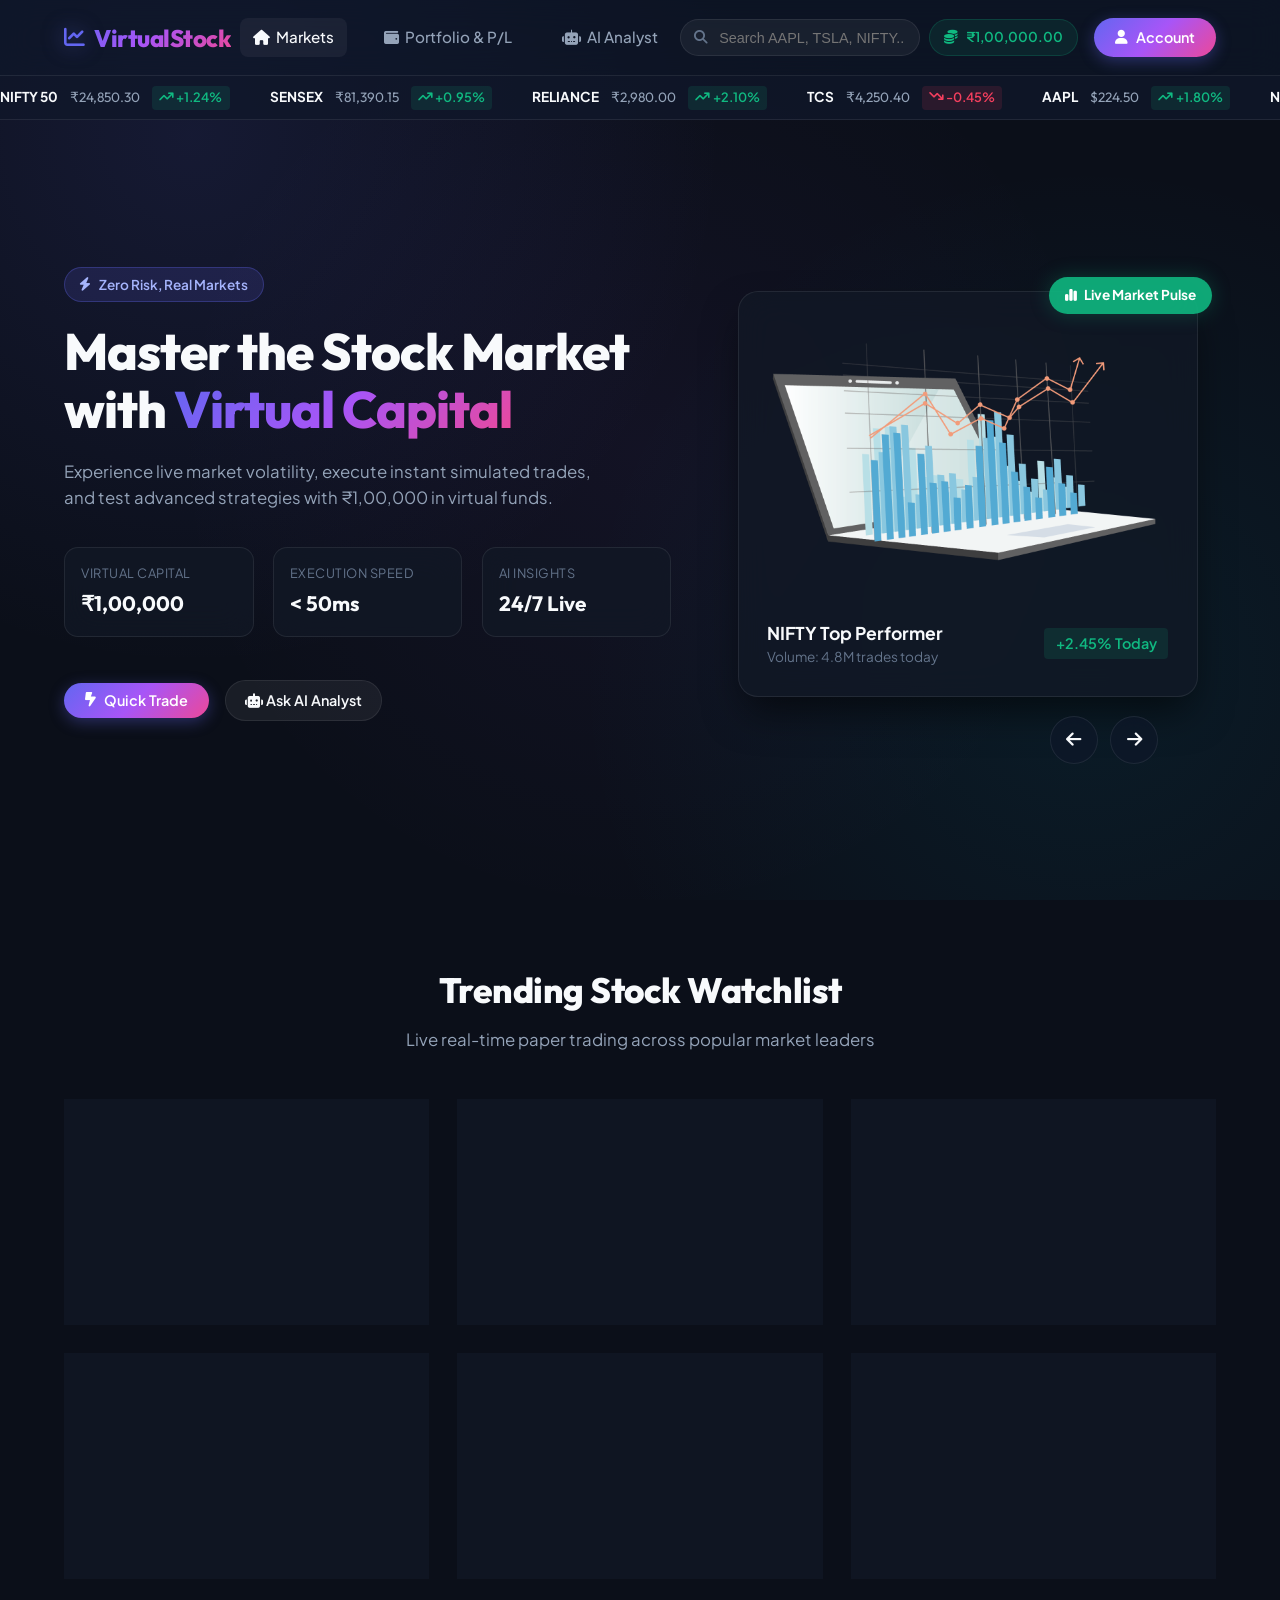
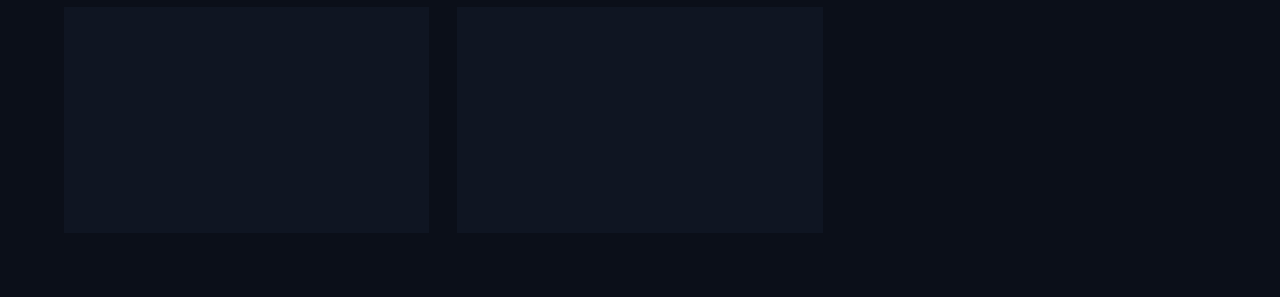
<file: index.html>
<!DOCTYPE html>
<html lang="en">
<head>
    <meta charset="UTF-8">
    <meta name="viewport" content="width=device-width, initial-scale=1.0">
    <title>Virtual Stock | Next-Gen Paper Trading Platform</title>
    <meta name="description" content="Experience realistic virtual stock trading with zero financial risk. Real-time market data, AI trading assistant, and smart portfolio tracking.">
    <link rel="stylesheet" href="https://cdnjs.cloudflare.com/ajax/libs/font-awesome/6.5.1/css/all.min.css">
    <link rel="stylesheet" href="style.css">
</head>
<body>
    
    <!-- Top Navigation Header -->
    <header>
        <div class="logo" onclick="window.location.href='index.html'">
            <i class="fa-solid fa-chart-line"></i>
            <span>VirtualStock</span>
        </div>

        <nav class="nav-links">
            <a href="index.html" class="nav-link active"><i class="fa-solid fa-house"></i> Markets</a>
            <a href="profit_loss.html" class="nav-link"><i class="fa-solid fa-wallet"></i> Portfolio & P/L</a>
            <a href="chat.html" class="nav-link"><i class="fa-solid fa-robot"></i> AI Analyst</a>
        </nav>

        <div class="search-box">
            <i class="fa-solid fa-magnifying-glass search-icon"></i>
            <input type="text" placeholder="Search AAPL, TSLA, NIFTY..." id="searchBar">
        </div>

        <div class="header-actions">
            <div class="balance-badge" title="Virtual Trading Balance">
                <i class="fa-solid fa-coins"></i>
                <span id="userBalanceDisplay">₹1,00,000</span>
            </div>
            <a href="login.html" class="btn-primary" id="authBtn">
                <i class="fa-solid fa-user"></i>
                <span>Account</span>
            </a>
        </div>
    </header>

    <!-- Moving Stock Ticker Banner -->
    <div class="ticker-wrap">
        <div class="ticker-items" id="liveTicker">
            <div class="ticker-item"><span class="ticker-symbol">NIFTY 50</span> <span class="ticker-price">₹24,850.30</span> <span class="ticker-change up"><i class="fa-solid fa-arrow-trend-up"></i> +1.24%</span></div>
            <div class="ticker-item"><span class="ticker-symbol">SENSEX</span> <span class="ticker-price">₹81,390.15</span> <span class="ticker-change up"><i class="fa-solid fa-arrow-trend-up"></i> +0.95%</span></div>
            <div class="ticker-item"><span class="ticker-symbol">RELIANCE</span> <span class="ticker-price">₹2,980.00</span> <span class="ticker-change up"><i class="fa-solid fa-arrow-trend-up"></i> +2.10%</span></div>
            <div class="ticker-item"><span class="ticker-symbol">TCS</span> <span class="ticker-price">₹4,250.40</span> <span class="ticker-change down"><i class="fa-solid fa-arrow-trend-down"></i> -0.45%</span></div>
            <div class="ticker-item"><span class="ticker-symbol">AAPL</span> <span class="ticker-price">$224.50</span> <span class="ticker-change up"><i class="fa-solid fa-arrow-trend-up"></i> +1.80%</span></div>
            <div class="ticker-item"><span class="ticker-symbol">NVDA</span> <span class="ticker-price">$128.20</span> <span class="ticker-change up"><i class="fa-solid fa-arrow-trend-up"></i> +3.40%</span></div>
            <div class="ticker-item"><span class="ticker-symbol">TSLA</span> <span class="ticker-price">$214.10</span> <span class="ticker-change down"><i class="fa-solid fa-arrow-trend-down"></i> -1.15%</span></div>
            <div class="ticker-item"><span class="ticker-symbol">HDFCBANK</span> <span class="ticker-price">₹1,640.80</span> <span class="ticker-change up"><i class="fa-solid fa-arrow-trend-up"></i> +0.65%</span></div>
        </div>
    </div>

    <!-- Hero Carousel -->
    <main class="hero-section">
        <div class="carousel">
            <div class="list">
                <!-- Slide 1: Virtual Stock Introduction -->
                <div class="item active">
                    <div class="item-content">
                        <div class="item-badge"><i class="fa-solid fa-bolt"></i> Zero Risk, Real Markets</div>
                        <h1 class="item-title">Master the Stock Market with <span>Virtual Capital</span></h1>
                        <p class="item-description">
                            Experience live market volatility, execute instant simulated trades, and test advanced strategies with ₹1,00,000 in virtual funds.
                        </p>
                        <div class="item-stats">
                            <div class="stat-box">
                                <div class="stat-label">Virtual Capital</div>
                                <div class="stat-value">₹1,00,000</div>
                            </div>
                            <div class="stat-box">
                                <div class="stat-label">Execution Speed</div>
                                <div class="stat-value">&lt; 50ms</div>
                            </div>
                            <div class="stat-box">
                                <div class="stat-label">AI Insights</div>
                                <div class="stat-value">24/7 Live</div>
                            </div>
                        </div>
                        <div class="item-actions">
                            <button class="btn-primary" onclick="openTradeModal('RELIANCE', 2980.00)">
                                <i class="fa-solid fa-bolt-lightning"></i> Quick Trade
                            </button>
                            <a href="chat.html" class="btn-secondary">
                                <i class="fa-solid fa-robot"></i> Ask AI Analyst
                            </a>
                        </div>
                    </div>
                    <div class="item-visual">
                        <div class="visual-card">
                            <div class="card-floating-badge"><i class="fa-solid fa-chart-simple"></i> Live Market Pulse</div>
                            <img src="images/im4.png" alt="Market Analytics Overview">
                            <div style="display:flex; justify-content:space-between; align-items:center;">
                                <div>
                                    <h4 style="font-weight:700; font-size:1.1rem;">NIFTY Top Performer</h4>
                                    <p style="color:var(--text-muted); font-size:0.85rem;">Volume: 4.8M trades today</p>
                                </div>
                                <span class="ticker-change up" style="font-size:0.9rem; padding:0.3rem 0.7rem;">+2.45% Today</span>
                            </div>
                        </div>
                    </div>
                </div>

                <!-- Slide 2: AI Assistant Spotlight -->
                <div class="item">
                    <div class="item-content">
                        <div class="item-badge"><i class="fa-solid fa-wand-magic-sparkles"></i> AI Powered Copilot</div>
                        <h2 class="item-title">Smart AI Assistant For <span>Market Analysis</span></h2>
                        <p class="item-description">
                            Get real-time answers about chart patterns, RSI indicators, stop-loss strategy, earnings reports, and macro trends.
                        </p>
                        <div class="item-stats">
                            <div class="stat-box">
                                <div class="stat-label">Analysis Models</div>
                                <div class="stat-value">Technical & Funda</div>
                            </div>
                            <div class="stat-box">
                                <div class="stat-label">Risk Calculator</div>
                                <div class="stat-value">Automated</div>
                            </div>
                            <div class="stat-box">
                                <div class="stat-label">Chat Response</div>
                                <div class="stat-value">Instant</div>
                            </div>
                        </div>
                        <div class="item-actions">
                            <a href="chat.html" class="btn-primary">
                                <i class="fa-solid fa-comments"></i> Start AI Consultation
                            </a>
                            <a href="profit_loss.html" class="btn-secondary">
                                <i class="fa-solid fa-chart-pie"></i> View P&L Tracker
                            </a>
                        </div>
                    </div>
                    <div class="item-visual">
                        <div class="visual-card">
                            <div class="card-floating-badge" style="background:#6366f1;"><i class="fa-solid fa-microchip"></i> AI Engine Ready</div>
                            <div style="background: rgba(15,23,42,0.9); border:1px solid var(--border-glass); border-radius:12px; padding:1.5rem; margin-bottom:1rem;">
                                <div style="display:flex; gap:0.6rem; align-items:center; margin-bottom:0.8rem;">
                                    <div style="width:28px; height:28px; border-radius:50%; background:var(--accent-primary); display:flex; align-items:center; justify-content:center; font-size:0.75rem; font-weight:700;">AI</div>
                                    <span style="font-size:0.85rem; font-weight:600; color:var(--text-secondary);">StockBot Intelligence</span>
                                </div>
                                <p style="font-size:0.9rem; color:var(--text-primary); line-height:1.4;">
                                    "RELIANCE showing strong momentum above 20-day EMA with expanding volume. Target: ₹3,050, Stop Loss: ₹2,920."
                                </p>
                            </div>
                            <div style="display:flex; justify-content:space-between; align-items:center;">
                                <span style="font-size:0.85rem; color:var(--text-muted);">Confidence Score: 88%</span>
                                <span class="ticker-change up">Bullish Breakout</span>
                            </div>
                        </div>
                    </div>
                </div>
            </div>

            <!-- Carousel Navigation Arrows -->
            <div class="carousel-controls">
                <button class="carousel-btn" id="prev" aria-label="Previous Slide"><i class="fa-solid fa-arrow-left"></i></button>
                <button class="carousel-btn" id="next" aria-label="Next Slide"><i class="fa-solid fa-arrow-right"></i></button>
            </div>
        </div>
    </main>

    <!-- Watchlist & Markets Section -->
    <section class="section-wrapper">
        <div class="section-header">
            <h2 class="section-title">Trending Stock Watchlist</h2>
            <p class="section-subtitle">Live real-time paper trading across popular market leaders</p>
        </div>

        <div class="stocks-grid" id="stocksContainer">
            <!-- Stock Cards dynamically populated by JS -->
        </div>
    </section>

    <!-- Quick Trade Modal -->
    <div class="modal-overlay" id="tradeModal">
        <div class="modal-box">
            <div class="modal-header">
                <h3 style="font-family:var(--font-display); font-size:1.3rem;" id="modalStockTitle">Trade Stock</h3>
                <button class="modal-close" onclick="closeTradeModal()"><i class="fa-solid fa-xmark"></i></button>
            </div>

            <div style="display:flex; justify-content:space-between; padding:0.8rem; background:rgba(255,255,255,0.04); border-radius:var(--radius-sm);">
                <div>
                    <span style="font-size:0.8rem; color:var(--text-muted);">Market Price</span>
                    <h4 style="font-size:1.2rem; font-family:var(--font-display);" id="modalStockPrice">₹0.00</h4>
                </div>
                <div style="text-align:right;">
                    <span style="font-size:0.8rem; color:var(--text-muted);">Available Cash</span>
                    <h4 style="font-size:1.2rem; font-family:var(--font-display); color:var(--accent-success);" id="modalAvailableBalance">₹1,00,000</h4>
                </div>
            </div>

            <div class="form-group">
                <label class="form-label" for="tradeQuantity">Order Quantity (Shares)</label>
                <input type="number" id="tradeQuantity" class="form-input" min="1" value="10" oninput="updateOrderTotal()">
            </div>

            <div class="form-group">
                <label class="form-label" for="tradeStopLoss">Stop Loss Price (Optional)</label>
                <input type="number" id="tradeStopLoss" class="form-input" placeholder="e.g. 2900">
            </div>

            <div style="display:flex; justify-content:space-between; align-items:center; margin-top:0.4rem;">
                <span style="font-size:0.9rem; color:var(--text-secondary);">Estimated Total:</span>
                <span style="font-size:1.3rem; font-weight:800; font-family:var(--font-display);" id="modalOrderTotal">₹0.00</span>
            </div>

            <div style="display:grid; grid-template-columns:1fr 1fr; gap:1rem; margin-top:0.6rem;">
                <button class="btn-buy" onclick="executeTrade('BUY')"><i class="fa-solid fa-arrow-up-right-dots"></i> BUY</button>
                <button class="btn-sell" onclick="executeTrade('SELL')"><i class="fa-solid fa-arrow-down-right-dots"></i> SELL</button>
            </div>
        </div>
    </div>

    <!-- Toast Notifications Container -->
    <div class="toast-container" id="toastContainer"></div>

    <script src="app.js"></script>
</body>
</html>
</file>
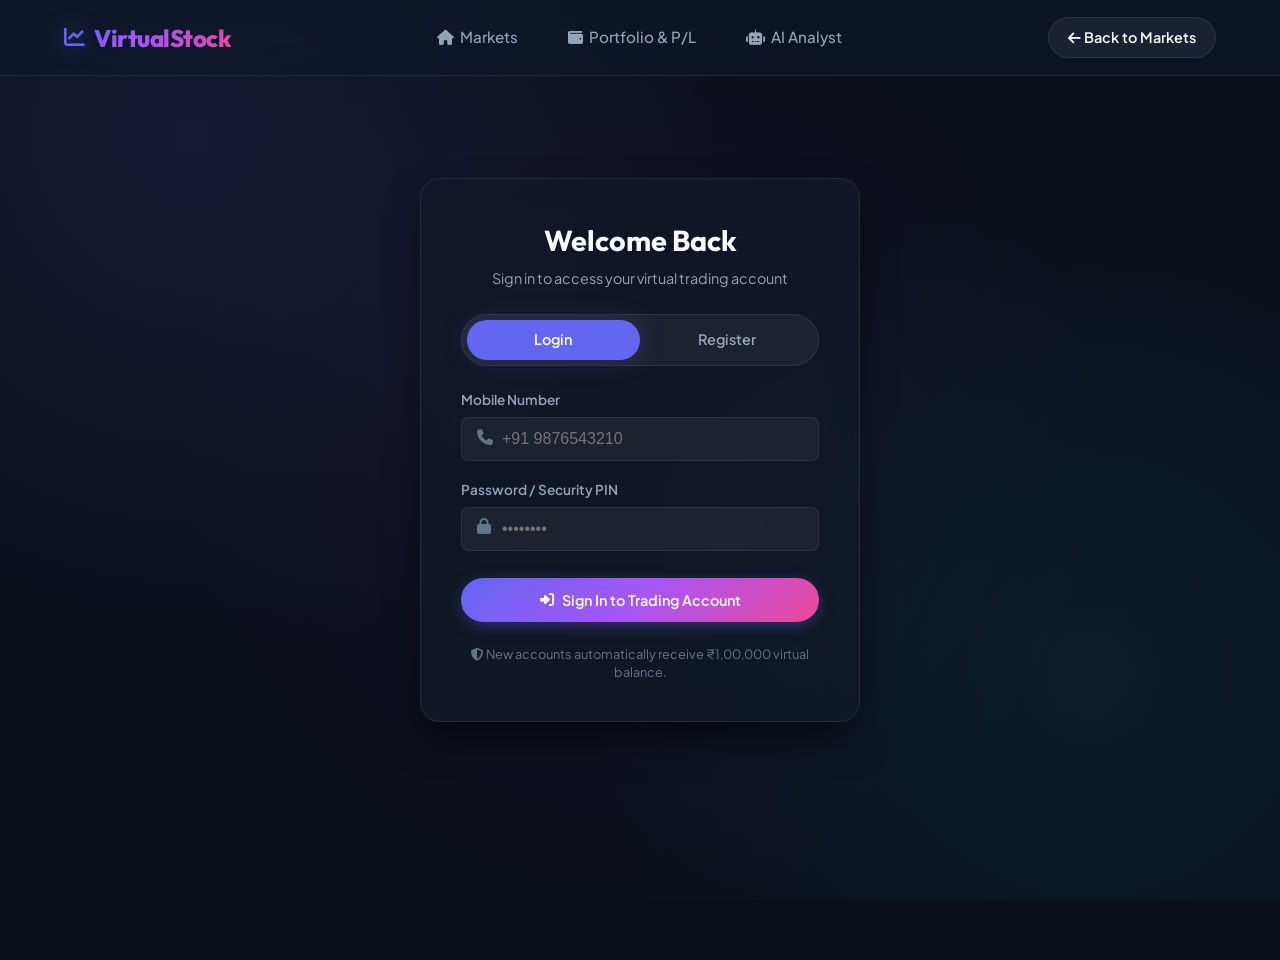
<file: login.html>
<!DOCTYPE html>
<html lang="en">
<head>
    <meta charset="UTF-8">
    <meta name="viewport" content="width=device-width, initial-scale=1.0">
    <title>Account Login & Register | Virtual Stock</title>
    <link rel="stylesheet" href="https://cdnjs.cloudflare.com/ajax/libs/font-awesome/6.5.1/css/all.min.css">
    <link rel="stylesheet" href="style.css">
    <style>
        .auth-container {
            min-height: calc(100vh - 120px);
            display: flex;
            align-items: center;
            justify-content: center;
            padding: 2rem 5%;
            margin-top: 60px;
        }

        .auth-card {
            background: var(--bg-card);
            border: 1px solid var(--border-glass);
            border-radius: var(--radius-lg);
            padding: 2.5rem;
            width: 100%;
            max-width: 440px;
            box-shadow: var(--shadow-lg);
            backdrop-filter: var(--blur-glass);
            display: flex;
            flex-direction: column;
            gap: 1.5rem;
        }

        .auth-tabs {
            display: flex;
            background: rgba(255, 255, 255, 0.05);
            border-radius: var(--radius-full);
            padding: 0.3rem;
            border: 1px solid var(--border-glass);
        }

        .auth-tab {
            flex: 1;
            text-align: center;
            padding: 0.6rem;
            border-radius: var(--radius-full);
            font-weight: 600;
            font-size: 0.9rem;
            color: var(--text-secondary);
            cursor: pointer;
            transition: var(--transition-smooth);
        }

        .auth-tab.active {
            background: var(--accent-primary);
            color: white;
            box-shadow: var(--shadow-glow);
        }

        .auth-form {
            display: flex;
            flex-direction: column;
            gap: 1.2rem;
        }

        .input-group {
            position: relative;
            display: flex;
            flex-direction: column;
            gap: 0.4rem;
        }

        .input-group i {
            position: absolute;
            left: 1rem;
            top: 2.4rem;
            color: var(--text-muted);
        }

        .input-group input {
            padding-left: 2.5rem;
        }
    </style>
</head>
<body>
    <!-- Top Navigation Header -->
    <header>
        <div class="logo" onclick="window.location.href='index.html'">
            <i class="fa-solid fa-chart-line"></i>
            <span>VirtualStock</span>
        </div>

        <nav class="nav-links">
            <a href="index.html" class="nav-link"><i class="fa-solid fa-house"></i> Markets</a>
            <a href="profit_loss.html" class="nav-link"><i class="fa-solid fa-wallet"></i> Portfolio & P/L</a>
            <a href="chat.html" class="nav-link"><i class="fa-solid fa-robot"></i> AI Analyst</a>
        </nav>

        <div class="header-actions">
            <a href="index.html" class="btn-secondary">
                <i class="fa-solid fa-arrow-left"></i> Back to Markets
            </a>
        </div>
    </header>

    <div class="auth-container">
        <div class="auth-card">
            <div style="text-align:center;">
                <h2 style="font-family:var(--font-display); font-size:1.8rem; margin-bottom:0.4rem;" id="authTitle">Welcome Back</h2>
                <p style="color:var(--text-secondary); font-size:0.9rem;">Sign in to access your virtual trading account</p>
            </div>

            <div class="auth-tabs">
                <div class="auth-tab active" id="tabLogin" onclick="switchTab('login')">Login</div>
                <div class="auth-tab" id="tabRegister" onclick="switchTab('register')">Register</div>
            </div>

            <form class="auth-form" id="authForm" onsubmit="handleAuth(event)">
                <div class="input-group">
                    <label class="form-label" for="phoneInput">Mobile Number</label>
                    <i class="fa-solid fa-phone"></i>
                    <input type="tel" id="phoneInput" class="form-input" placeholder="+91 9876543210" required>
                </div>

                <div class="input-group">
                    <label class="form-label" for="passInput">Password / Security PIN</label>
                    <i class="fa-solid fa-lock"></i>
                    <input type="password" id="passInput" class="form-input" placeholder="••••••••" required>
                </div>

                <div class="input-group" id="otpGroup" style="display:none;">
                    <label class="form-label" for="otpInput">SMS OTP Verification</label>
                    <i class="fa-solid fa-key"></i>
                    <input type="text" id="otpInput" class="form-input" placeholder="6-digit OTP code">
                </div>

                <button type="submit" class="btn-primary" style="justify-content:center; padding:0.8rem; margin-top:0.5rem;" id="submitBtn">
                    <i class="fa-solid fa-right-to-bracket"></i> Sign In to Trading Account
                </button>
            </form>

            <div style="font-size:0.8rem; color:var(--text-muted); text-align:center; line-height:1.4;">
                <i class="fa-solid fa-shield-halved"></i> New accounts automatically receive ₹1,00,000 virtual balance.
            </div>
        </div>
    </div>

    <!-- Toast Notifications Container -->
    <div class="toast-container" id="toastContainer"></div>

    <script>
        let currentMode = 'login';

        function switchTab(mode) {
            currentMode = mode;
            document.getElementById('tabLogin').classList.toggle('active', mode === 'login');
            document.getElementById('tabRegister').classList.toggle('active', mode === 'register');
            document.getElementById('authTitle').textContent = mode === 'login' ? 'Welcome Back' : 'Create Virtual Account';
            document.getElementById('submitBtn').innerHTML = mode === 'login' 
                ? '<i class="fa-solid fa-right-to-bracket"></i> Sign In to Trading Account'
                : '<i class="fa-solid fa-user-plus"></i> Claim ₹1,00,000 & Register';
            document.getElementById('otpGroup').style.display = mode === 'register' ? 'flex' : 'none';
        }

        function handleAuth(e) {
            e.preventDefault();
            const phone = document.getElementById('phoneInput').value.trim();
            const pass = document.getElementById('passInput').value.trim();

            if (!phone || !pass) {
                showToast('Please fill in all required fields.', 'error');
                return;
            }

            // Save user session
            localStorage.setItem('vs_user', JSON.stringify({ phone, loggedIn: true }));
            if (currentMode === 'register' && !localStorage.getItem('vs_balance')) {
                localStorage.setItem('vs_balance', '100000.00');
            }

            showToast(`${currentMode === 'login' ? 'Signed in' : 'Registered'} successfully! Redirecting...`, 'success');
            setTimeout(() => {
                window.location.href = 'index.html';
            }, 1200);
        }

        function showToast(message, type = 'info') {
            const container = document.getElementById('toastContainer');
            if (!container) return;

            const toast = document.createElement('div');
            toast.className = `toast ${type}`;
            const icon = type === 'success' ? 'circle-check' : (type === 'error' ? 'circle-exclamation' : 'circle-info');
            toast.innerHTML = `<i class="fa-solid fa-${icon}"></i> <span>${message}</span>`;
            container.appendChild(toast);

            setTimeout(() => {
                toast.style.opacity = '0';
                toast.style.transform = 'translateX(100%)';
                setTimeout(() => toast.remove(), 300);
            }, 3500);
        }
    </script>
</body>
</html>
</file>
<file: style.css>
@import url('https://fonts.googleapis.com/css2?family=Outfit:wght@400;500;600;700;800&family=Plus+Jakarta+Sans:wght@300;400;500;600;700&display=swap');

:root {
    --font-primary: 'Plus Jakarta Sans', -apple-system, BlinkMacSystemFont, sans-serif;
    --font-display: 'Outfit', sans-serif;

    /* Color Palette */
    --bg-main: #0b0f19;
    --bg-card: rgba(18, 24, 38, 0.75);
    --bg-card-hover: rgba(28, 36, 56, 0.85);
    --bg-glass: rgba(15, 23, 42, 0.65);
    --border-glass: rgba(255, 255, 255, 0.08);
    --border-glow: rgba(99, 102, 241, 0.3);

    /* Text Colors */
    --text-primary: #f8fafc;
    --text-secondary: #94a3b8;
    --text-muted: #64748b;

    /* Accents & Gradients */
    --accent-primary: #6366f1;
    --accent-primary-hover: #4f46e5;
    --accent-secondary: #06b6d4;
    --accent-success: #10b981;
    --accent-danger: #f43f5e;
    --accent-warning: #f59e0b;

    --gradient-brand: linear-gradient(135deg, #6366f1 0%, #a855f7 50%, #ec4899 100%);
    --gradient-cyan: linear-gradient(135deg, #06b6d4 0%, #3b82f6 100%);
    --gradient-success: linear-gradient(135deg, #10b981 0%, #059669 100%);
    --gradient-danger: linear-gradient(135deg, #f43f5e 0%, #e11d48 100%);
    --gradient-dark: linear-gradient(180deg, rgba(15, 23, 42, 0.8) 0%, rgba(11, 15, 25, 0.95) 100%);

    /* Shadows & Effects */
    --shadow-sm: 0 2px 8px rgba(0, 0, 0, 0.25);
    --shadow-md: 0 8px 24px -4px rgba(0, 0, 0, 0.4);
    --shadow-lg: 0 20px 40px -8px rgba(0, 0, 0, 0.6);
    --shadow-glow: 0 0 25px rgba(99, 102, 241, 0.25);
    --shadow-success-glow: 0 0 20px rgba(16, 185, 129, 0.25);

    --radius-sm: 8px;
    --radius-md: 14px;
    --radius-lg: 20px;
    --radius-full: 9999px;

    --blur-glass: blur(16px);
    --transition-smooth: all 0.3s cubic-bezier(0.4, 0, 0.2, 1);
}

/* Light Theme Variables */
[data-theme="light"] {
    --bg-main: #f8fafc;
    --bg-card: rgba(255, 255, 255, 0.85);
    --bg-card-hover: rgba(255, 255, 255, 0.95);
    --bg-glass: rgba(255, 255, 255, 0.75);
    --border-glass: rgba(0, 0, 0, 0.08);
    --border-glow: rgba(99, 102, 241, 0.2);

    --text-primary: #0f172a;
    --text-secondary: #475569;
    --text-muted: #94a3b8;

    --shadow-sm: 0 2px 8px rgba(0, 0, 0, 0.05);
    --shadow-md: 0 8px 24px -4px rgba(0, 0, 0, 0.08);
    --shadow-lg: 0 20px 40px -8px rgba(0, 0, 0, 0.12);
}

* {
    margin: 0;
    padding: 0;
    box-sizing: border-box;
}

body {
    font-family: var(--font-primary);
    background-color: var(--bg-main);
    color: var(--text-primary);
    min-height: 100vh;
    overflow-x: hidden;
    line-height: 1.5;
    background-image: 
        radial-gradient(circle at 15% 15%, rgba(99, 102, 241, 0.12) 0%, transparent 40%),
        radial-gradient(circle at 85% 75%, rgba(6, 182, 212, 0.08) 0%, transparent 40%),
        radial-gradient(circle at 50% 50%, rgba(168, 85, 247, 0.05) 0%, transparent 60%);
    background-attachment: fixed;
}

a {
    color: inherit;
    text-decoration: none;
}

button {
    font-family: inherit;
    cursor: pointer;
    border: none;
    outline: none;
}

/* ==========================================================================
   Header & Navigation
   ========================================================================== */
header {
    position: fixed;
    top: 0;
    left: 0;
    width: 100%;
    height: 76px;
    display: flex;
    align-items: center;
    justify-content: space-between;
    padding: 0 5%;
    background: var(--bg-glass);
    backdrop-filter: var(--blur-glass);
    -webkit-backdrop-filter: var(--blur-glass);
    border-bottom: 1px solid var(--border-glass);
    z-index: 1000;
    transition: var(--transition-smooth);
}

.logo {
    font-family: var(--font-display);
    font-size: 1.5rem;
    font-weight: 800;
    letter-spacing: -0.5px;
    display: flex;
    align-items: center;
    gap: 0.6rem;
    background: var(--gradient-brand);
    -webkit-background-clip: text;
    -webkit-text-fill-color: transparent;
    cursor: pointer;
}

.logo i {
    -webkit-text-fill-color: var(--accent-primary);
    font-size: 1.3rem;
    filter: drop-shadow(0 0 10px rgba(99, 102, 241, 0.5));
}

.nav-links {
    display: flex;
    align-items: center;
    gap: 1.5rem;
    list-style: none;
}

.nav-link {
    font-weight: 500;
    font-size: 0.95rem;
    color: var(--text-secondary);
    padding: 0.5rem 0.8rem;
    border-radius: var(--radius-sm);
    transition: var(--transition-smooth);
    display: flex;
    align-items: center;
    gap: 0.4rem;
}

.nav-link:hover, .nav-link.active {
    color: var(--text-primary);
    background: rgba(255, 255, 255, 0.05);
}

.search-box {
    position: relative;
    display: flex;
    align-items: center;
}

.search-box input {
    width: 240px;
    padding: 0.6rem 1rem 0.6rem 2.4rem;
    border-radius: var(--radius-full);
    background: rgba(255, 255, 255, 0.05);
    border: 1px solid var(--border-glass);
    color: var(--text-primary);
    font-size: 0.9rem;
    outline: none;
    transition: var(--transition-smooth);
}

.search-box input:focus {
    width: 300px;
    background: rgba(255, 255, 255, 0.08);
    border-color: var(--accent-primary);
    box-shadow: var(--shadow-glow);
}

.search-box .search-icon {
    position: absolute;
    left: 0.9rem;
    color: var(--text-muted);
    font-size: 0.85rem;
    pointer-events: none;
}

.header-actions {
    display: flex;
    align-items: center;
    gap: 1rem;
}

.balance-badge {
    display: flex;
    align-items: center;
    gap: 0.5rem;
    background: rgba(16, 185, 129, 0.1);
    border: 1px solid rgba(16, 185, 129, 0.2);
    padding: 0.45rem 0.9rem;
    border-radius: var(--radius-full);
    font-size: 0.85rem;
    font-weight: 600;
    color: var(--accent-success);
}

.btn-primary {
    background: var(--gradient-brand);
    color: #fff;
    padding: 0.55rem 1.3rem;
    font-size: 0.9rem;
    font-weight: 600;
    border-radius: var(--radius-full);
    box-shadow: 0 4px 15px rgba(99, 102, 241, 0.35);
    transition: var(--transition-smooth);
    display: inline-flex;
    align-items: center;
    gap: 0.5rem;
}

.btn-primary:hover {
    transform: translateY(-2px);
    box-shadow: 0 6px 20px rgba(99, 102, 241, 0.5);
}

.btn-secondary {
    background: rgba(255, 255, 255, 0.06);
    color: var(--text-primary);
    border: 1px solid var(--border-glass);
    padding: 0.55rem 1.2rem;
    font-size: 0.9rem;
    font-weight: 600;
    border-radius: var(--radius-full);
    transition: var(--transition-smooth);
}

.btn-secondary:hover {
    background: rgba(255, 255, 255, 0.12);
    border-color: rgba(255, 255, 255, 0.2);
}

/* ==========================================================================
   Live Market Ticker
   ========================================================================== */
.ticker-wrap {
    margin-top: 76px;
    width: 100%;
    overflow: hidden;
    background: rgba(15, 23, 42, 0.8);
    border-bottom: 1px solid var(--border-glass);
    padding: 0.6rem 0;
}

.ticker-items {
    display: flex;
    width: max-content;
    animation: ticker 35s linear infinite;
    gap: 2.5rem;
}

.ticker-items:hover {
    animation-play-state: paused;
}

@keyframes ticker {
    0% { transform: translateX(0); }
    100% { transform: translateX(-50%); }
}

.ticker-item {
    display: flex;
    align-items: center;
    gap: 0.75rem;
    font-size: 0.85rem;
    white-space: nowrap;
}

.ticker-symbol {
    font-weight: 700;
    color: var(--text-primary);
}

.ticker-price {
    font-family: var(--font-display);
    color: var(--text-secondary);
}

.ticker-change {
    display: inline-flex;
    align-items: center;
    gap: 0.2rem;
    font-size: 0.8rem;
    font-weight: 600;
    padding: 0.15rem 0.45rem;
    border-radius: 4px;
}

.ticker-change.up {
    color: var(--accent-success);
    background: rgba(16, 185, 129, 0.12);
}

.ticker-change.down {
    color: var(--accent-danger);
    background: rgba(244, 63, 94, 0.12);
}

/* ==========================================================================
   Hero Section / Carousel
   ========================================================================== */
.hero-section {
    position: relative;
    width: 100%;
    min-height: calc(100vh - 120px);
    display: flex;
    flex-direction: column;
    justify-content: center;
    padding: 2rem 5% 4rem;
}

.carousel {
    position: relative;
    width: 100%;
    max-width: 1300px;
    margin: 0 auto;
    min-height: 520px;
    display: flex;
    align-items: center;
}

.carousel .list {
    display: flex;
    width: 100%;
    position: relative;
}

.carousel .item {
    width: 100%;
    display: grid;
    grid-template-columns: 1.1fr 0.9fr;
    gap: 3rem;
    align-items: center;
    transition: var(--transition-smooth);
    opacity: 0;
    position: absolute;
    pointer-events: none;
    transform: translateX(40px);
}

.carousel .item.active,
.carousel .list .item:first-child {
    position: relative;
    opacity: 1;
    pointer-events: auto;
    transform: translateX(0);
}

.item-content {
    display: flex;
    flex-direction: column;
    gap: 1.2rem;
}

.item-badge {
    display: inline-flex;
    align-items: center;
    gap: 0.5rem;
    background: rgba(99, 102, 241, 0.15);
    border: 1px solid rgba(99, 102, 241, 0.3);
    color: #a5b4fc;
    padding: 0.4rem 0.9rem;
    border-radius: var(--radius-full);
    font-size: 0.85rem;
    font-weight: 600;
    width: fit-content;
}

.item-title {
    font-family: var(--font-display);
    font-size: clamp(2.2rem, 4vw, 3.5rem);
    font-weight: 800;
    line-height: 1.15;
    letter-spacing: -1px;
}

.item-title span {
    background: var(--gradient-brand);
    -webkit-background-clip: text;
    -webkit-text-fill-color: transparent;
}

.item-description {
    font-size: 1.05rem;
    color: var(--text-secondary);
    line-height: 1.6;
    max-width: 540px;
}

.item-stats {
    display: grid;
    grid-template-columns: repeat(3, 1fr);
    gap: 1.2rem;
    margin: 1rem 0;
}

.stat-box {
    background: var(--bg-card);
    border: 1px solid var(--border-glass);
    padding: 1rem;
    border-radius: var(--radius-md);
    backdrop-filter: var(--blur-glass);
    transition: var(--transition-smooth);
}

.stat-box:hover {
    border-color: var(--border-glow);
    transform: translateY(-3px);
}

.stat-label {
    font-size: 0.8rem;
    color: var(--text-muted);
    text-transform: uppercase;
    letter-spacing: 0.5px;
    margin-bottom: 0.3rem;
}

.stat-value {
    font-family: var(--font-display);
    font-size: 1.3rem;
    font-weight: 700;
    color: var(--text-primary);
}

.item-actions {
    display: flex;
    align-items: center;
    gap: 1rem;
    margin-top: 0.5rem;
}

.item-visual {
    position: relative;
    display: flex;
    justify-content: center;
    align-items: center;
}

.visual-card {
    position: relative;
    width: 100%;
    max-width: 460px;
    background: var(--bg-card);
    border: 1px solid var(--border-glass);
    border-radius: var(--radius-lg);
    padding: 1.8rem;
    box-shadow: var(--shadow-lg);
    backdrop-filter: var(--blur-glass);
    transform-style: preserve-3d;
    transition: var(--transition-smooth);
}

.visual-card:hover {
    box-shadow: var(--shadow-glow);
    border-color: var(--border-glow);
}

.visual-card img {
    width: 100%;
    height: auto;
    max-height: 280px;
    object-fit: cover;
    border-radius: var(--radius-md);
    display: block;
    margin-bottom: 1.2rem;
}

.card-floating-badge {
    position: absolute;
    top: -15px;
    right: -15px;
    background: rgba(16, 185, 129, 0.9);
    color: white;
    padding: 0.5rem 1rem;
    border-radius: var(--radius-full);
    font-weight: 700;
    font-size: 0.85rem;
    box-shadow: var(--shadow-success-glow);
    display: flex;
    align-items: center;
    gap: 0.4rem;
    backdrop-filter: var(--blur-glass);
}

/* Carousel Nav Controls */
.carousel-controls {
    position: absolute;
    bottom: -10px;
    right: 5%;
    display: flex;
    gap: 0.8rem;
    z-index: 10;
}

.carousel-btn {
    width: 48px;
    height: 48px;
    border-radius: 50%;
    background: var(--bg-glass);
    border: 1px solid var(--border-glass);
    color: var(--text-primary);
    display: flex;
    align-items: center;
    justify-content: center;
    font-size: 1.1rem;
    transition: var(--transition-smooth);
    backdrop-filter: var(--blur-glass);
}

.carousel-btn:hover {
    background: var(--accent-primary);
    border-color: var(--accent-primary);
    transform: scale(1.08);
    box-shadow: var(--shadow-glow);
}

/* ==========================================================================
   Features & Stock Watchlist Section
   ========================================================================== */
.section-wrapper {
    padding: 4rem 5%;
    max-width: 1300px;
    margin: 0 auto;
}

.section-header {
    text-align: center;
    margin-bottom: 3rem;
}

.section-title {
    font-family: var(--font-display);
    font-size: 2.2rem;
    font-weight: 800;
    letter-spacing: -0.5px;
    margin-bottom: 0.6rem;
}

.section-subtitle {
    color: var(--text-secondary);
    font-size: 1.05rem;
}

.stocks-grid {
    display: grid;
    grid-template-columns: repeat(auto-fill, minmax(320px, 1fr));
    gap: 1.8rem;
}

.stock-card {
    background: var(--bg-card);
    border: 1px solid var(--border-glass);
    border-radius: var(--radius-lg);
    padding: 1.6rem;
    backdrop-filter: var(--blur-glass);
    transition: var(--transition-smooth);
    display: flex;
    flex-direction: column;
    gap: 1rem;
}

.stock-card:hover {
    transform: translateY(-6px);
    background: var(--bg-card-hover);
    border-color: var(--border-glow);
    box-shadow: var(--shadow-md);
}

.stock-top {
    display: flex;
    justify-content: space-between;
    align-items: flex-start;
}

.stock-info h3 {
    font-family: var(--font-display);
    font-size: 1.25rem;
    font-weight: 700;
    color: var(--text-primary);
}

.stock-info p {
    font-size: 0.85rem;
    color: var(--text-muted);
}

.stock-price-box {
    text-align: right;
}

.stock-price {
    font-family: var(--font-display);
    font-size: 1.3rem;
    font-weight: 800;
    color: var(--text-primary);
}

.stock-card-actions {
    display: grid;
    grid-template-columns: 1fr 1fr;
    gap: 0.8rem;
    margin-top: 0.5rem;
}

.btn-buy {
    background: var(--gradient-success);
    color: #fff;
    padding: 0.6rem;
    border-radius: var(--radius-sm);
    font-weight: 700;
    font-size: 0.9rem;
    transition: var(--transition-smooth);
}

.btn-buy:hover {
    box-shadow: var(--shadow-success-glow);
    transform: scale(1.02);
}

.btn-sell {
    background: var(--gradient-danger);
    color: #fff;
    padding: 0.6rem;
    border-radius: var(--radius-sm);
    font-weight: 700;
    font-size: 0.9rem;
    transition: var(--transition-smooth);
}

.btn-sell:hover {
    transform: scale(1.02);
}

/* ==========================================================================
   Trade Modal Dialog
   ========================================================================== */
.modal-overlay {
    position: fixed;
    top: 0;
    left: 0;
    width: 100vw;
    height: 100vh;
    background: rgba(0, 0, 0, 0.7);
    backdrop-filter: blur(10px);
    display: none;
    justify-content: center;
    align-items: center;
    z-index: 2000;
    opacity: 0;
    transition: opacity 0.3s ease;
}

.modal-overlay.active {
    display: flex;
    opacity: 1;
}

.modal-box {
    background: #111827;
    border: 1px solid var(--border-glass);
    border-radius: var(--radius-lg);
    width: 90%;
    max-width: 440px;
    padding: 2rem;
    box-shadow: var(--shadow-lg);
    display: flex;
    flex-direction: column;
    gap: 1.2rem;
    animation: modalSlideUp 0.3s cubic-bezier(0.16, 1, 0.3, 1);
}

@keyframes modalSlideUp {
    from { transform: translateY(20px); opacity: 0; }
    to { transform: translateY(0); opacity: 1; }
}

.modal-header {
    display: flex;
    justify-content: space-between;
    align-items: center;
}

.modal-close {
    background: transparent;
    color: var(--text-secondary);
    font-size: 1.2rem;
}

.form-group {
    display: flex;
    flex-direction: column;
    gap: 0.4rem;
}

.form-label {
    font-size: 0.85rem;
    font-weight: 600;
    color: var(--text-secondary);
}

.form-input {
    background: rgba(255, 255, 255, 0.05);
    border: 1px solid var(--border-glass);
    padding: 0.75rem 1rem;
    border-radius: var(--radius-sm);
    color: var(--text-primary);
    font-size: 1rem;
    outline: none;
}

.form-input:focus {
    border-color: var(--accent-primary);
    box-shadow: var(--shadow-glow);
}

/* ==========================================================================
   Toast Notifications
   ========================================================================== */
.toast-container {
    position: fixed;
    bottom: 2rem;
    right: 2rem;
    z-index: 3000;
    display: flex;
    flex-direction: column;
    gap: 0.8rem;
}

.toast {
    background: var(--bg-card);
    border: 1px solid var(--border-glass);
    border-left: 4px solid var(--accent-primary);
    padding: 1rem 1.4rem;
    border-radius: var(--radius-md);
    box-shadow: var(--shadow-lg);
    backdrop-filter: var(--blur-glass);
    color: var(--text-primary);
    display: flex;
    align-items: center;
    gap: 0.8rem;
    animation: toastSlideIn 0.3s ease forwards;
}

.toast.success { border-left-color: var(--accent-success); }
.toast.error { border-left-color: var(--accent-danger); }

@keyframes toastSlideIn {
    from { transform: translateX(100%); opacity: 0; }
    to { transform: translateX(0); opacity: 1; }
}

/* ==========================================================================
   Responsive Breakpoints
   ========================================================================== */
@media (max-width: 900px) {
    .carousel .item {
        grid-template-columns: 1fr;
        gap: 2rem;
    }
    .visual-card {
        max-width: 100%;
    }
    .search-box input {
        width: 160px;
    }
    .search-box input:focus {
        width: 200px;
    }
}

@media (max-width: 640px) {
    header {
        padding: 0 1rem;
    }
    .nav-links {
        display: none;
    }
    .item-stats {
        grid-template-columns: 1fr;
    }
}
</file>
